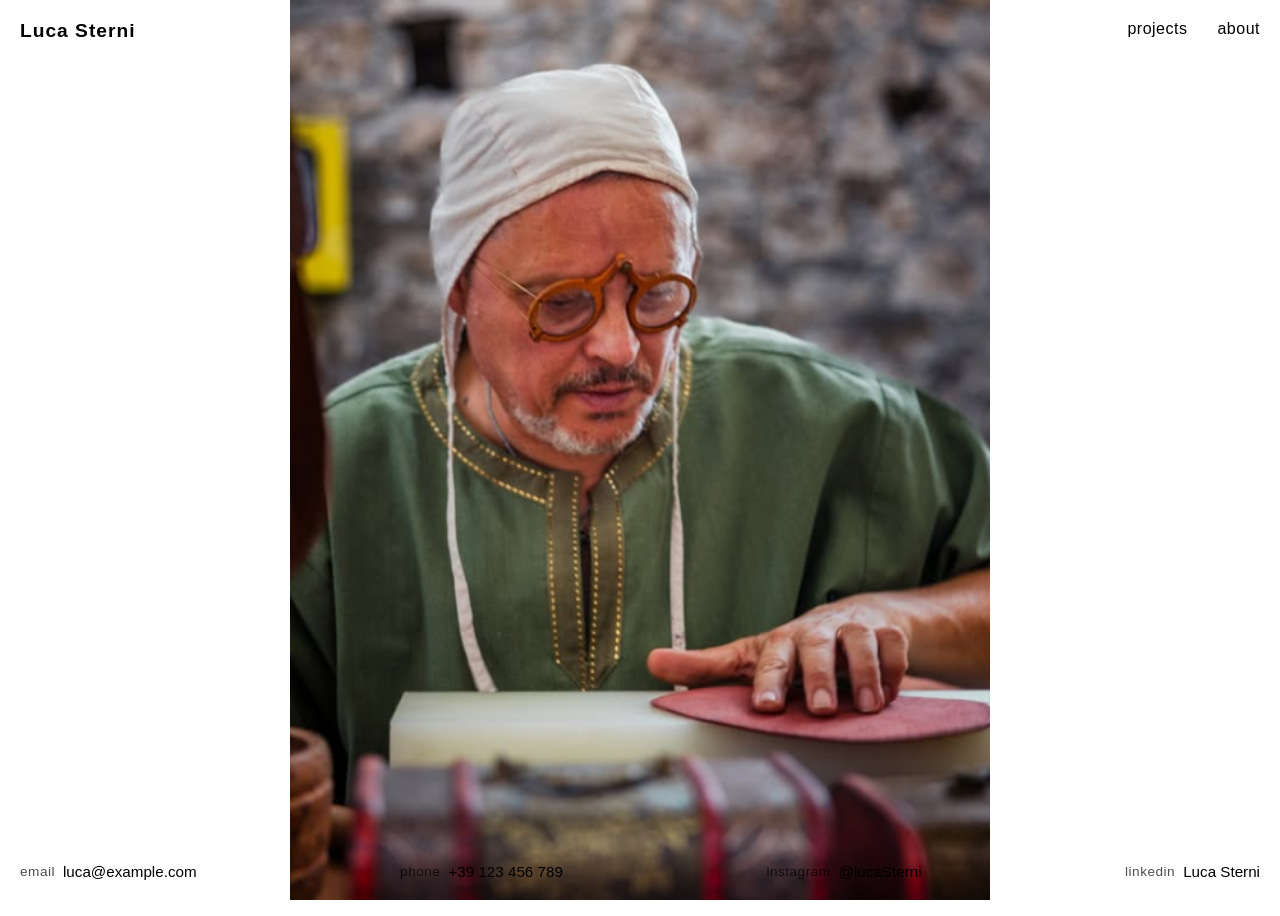
<file: Esame commit 1/index.html>
<!DOCTYPE html>
<html lang="en">
<head>
    <meta charset="UTF-8" />
    <meta name="viewport" content="width=device-width, initial-scale=1.0" />
    <title>Flair Animation</title>
    <link rel="stylesheet" href="style.css" />
</head>
<body>
   
    <h3 class="title">Luca Sterni</h3>

    <nav class="navbar">
        <a href="#projects" class="nav-link">projects</a>
        <a href="#about" class="nav-link">about</a>
    </nav>
    

    <div class="content">
        <img class="flair" src="Images/1.png" alt="">
        <img class="flair" src="Images/2.png" alt="">
        <img class="flair" src="Images/3.png" alt="">
        <img class="flair" src="Images/4.png" alt="">
        <img class="flair" src="Images/5.png" alt="">
        <img class="flair" src="Images/6.png" alt="">
        <img class="flair" src="Images/7.png" alt="">
        <img class="flair" src="Images/8.png" alt="">
        <img class="flair" src="Images/9.png" alt="">
        <img class="flair" src="Images/10.png" alt="">
    </div>
    
    
   
    
    <footer class="footer">
        <div class="footer-item">
            <span class="footer-label">email</span>
            <a href="mailto:luca@example.com" class="footer-link">luca@example.com</a>
        </div>
        <div class="footer-item">
            <span class="footer-label">phone</span>
            <a href="tel:+39123456789" class="footer-link">+39 123 456 789</a>
        </div>
        <div class="footer-item">
            <span class="footer-label">instagram</span>
            <a href="#" class="footer-link">@lucaSterni</a>
        </div>
        <div class="footer-item">
            <span class="footer-label">linkedin</span>
            <a href="#" class="footer-link">Luca Sterni</a>
        </div>
    </footer>
    
    <!-- GSAP library -->
    <script src="https://cdnjs.cloudflare.com/ajax/libs/gsap/3.12.2/gsap.min.js"></script>
    <!-- Main animation script -->
    <script src="function playAnimation(shape) {.js"></script>
</body>
</html>
</file>
<file: Esame commit 1/style.css>
style.css
* {
  margin: 0;
  padding: 0;
  box-sizing: border-box;
}

body {
  height: 100vh;
  overflow: hidden;
  display: flex;
  align-items: center;
  justify-content: center;
  min-height: 100vh;
  background-image: url('Images/2.png');
  background-size: contain;
  background-position: center;
  background-repeat: no-repeat;
  background-attachment: fixed;
  font-family: 'Segoe UI', Tahoma, Geneva, Verdana, sans-serif;
  color: black;
  position: relative;
}

.title {
  position: fixed;
  top: 20px;
  left: 20px;
  font-size: 1.2rem;
  font-weight: 600;
  margin: 0;
  z-index: 100;
  letter-spacing: 1px;
}

.navbar {
  position: fixed;
  top: 20px;
  right: 20px;
  display: flex;
  gap: 30px;
  z-index: 100;
}

.nav-link {
  color: black;
  text-decoration: none;
  font-size: 1rem;
  transition: opacity 0.3s ease;
  letter-spacing: 0.5px;
}

.nav-link:hover {
  opacity: 0.7;
}




.flair {
  position: fixed;
  opacity: 0;
  width: 100px;
  height: auto;
  pointer-events: none;
}

.content {
  z-index: 10;
  text-align: center;
  pointer-events: none;
}

p {
  font-size: 1.2rem;
  margin-bottom: 2rem;
  text-transform: uppercase;
  letter-spacing: 2px;
  opacity: 0.8;
}



.footer {
  position: fixed;
  bottom: 20px;
  left: 0;
  width: 100%;
  padding: 0 20px;
  display: flex;
  gap: 60px;
  align-items: center;
  justify-content: space-between;
  z-index: 100;
  box-sizing: border-box;
}

.footer-item {
  display: flex;
  flex-direction: row;
  align-items: center;
  gap: 8px;
}

.footer-label {
  font-size: 0.85rem;
  opacity: 0.7;
  text-transform: lowercase;
  letter-spacing: 0.5px;
  color: black;
}

.footer-link {
  color: black;
  text-decoration: none;
  font-size: 0.95rem;
  transition: opacity 0.3s ease;
}

.footer-link:hover {
  opacity: 0.7;
}
</file>
